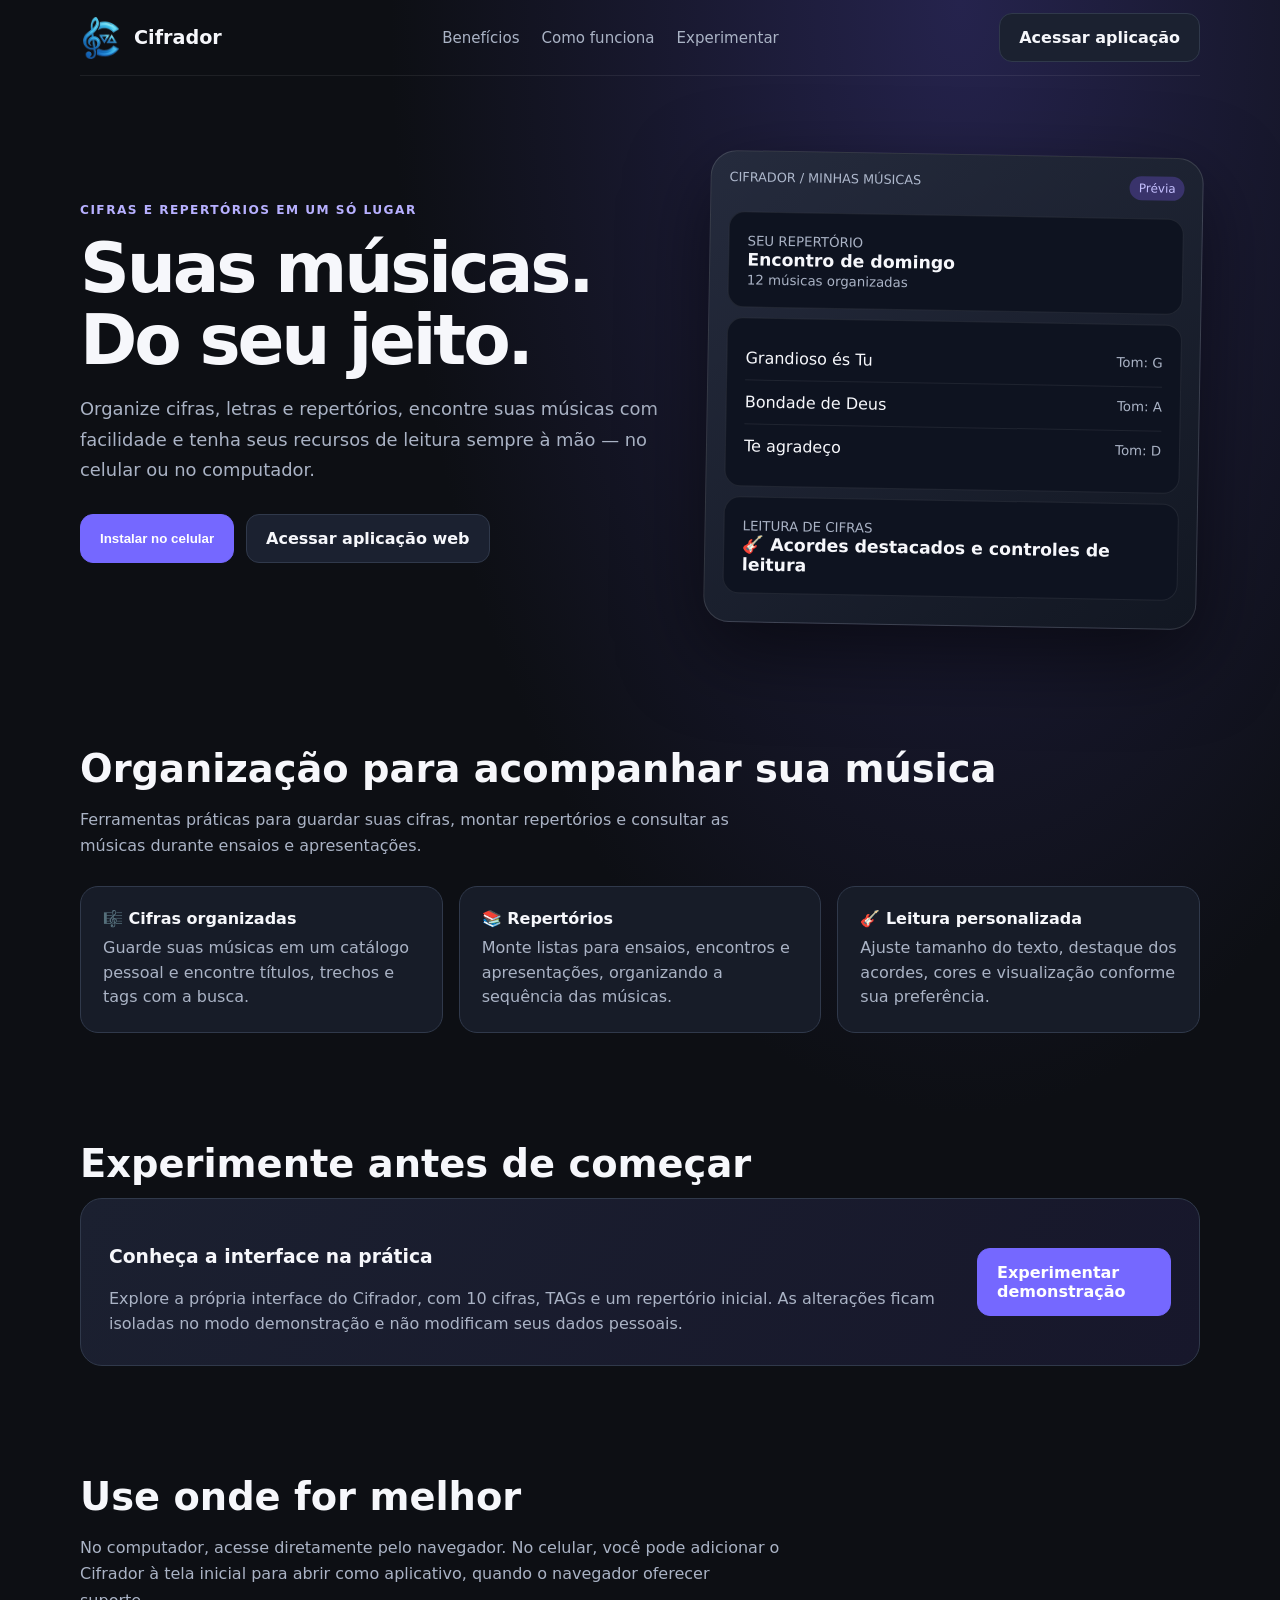
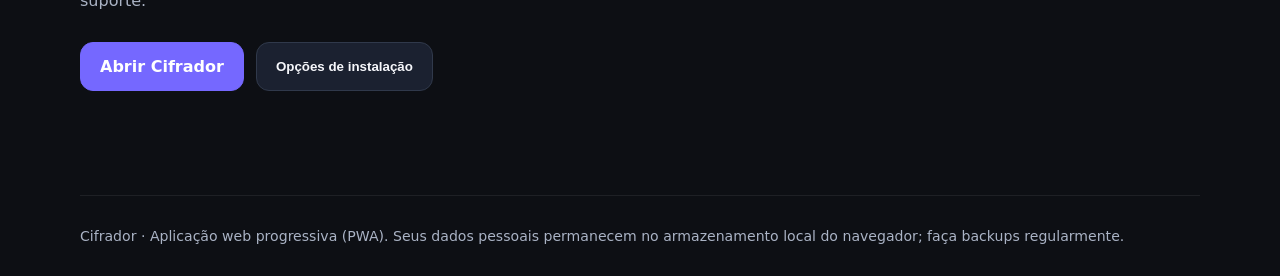
<file: index.html>
<!DOCTYPE html>
<html lang="pt-BR">
<head>
<meta charset="UTF-8">
<meta name="viewport" content="width=device-width, initial-scale=1, viewport-fit=cover">
<meta name="theme-color" content="#0d0f14">
<meta name="description" content="Cifrador: organize cifras, letras e repertórios em um só lugar.">
<link rel="manifest" href="manifest.json">
<link rel="icon" href="icon-192.png">
<link rel="apple-touch-icon" href="icon-192.png">
<title>Cifrador — suas músicas organizadas</title>
<style>
:root{color-scheme:dark;--bg:#0d0f14;--panel:#171c28;--muted:#aab3c5;--line:#30394b;--accent:#7568ff;--white:#f6f7fb}
*{box-sizing:border-box}body{margin:0;background:radial-gradient(ellipse at 75% 0%,#25234d 0,transparent 42%),var(--bg);color:var(--white);font:16px system-ui,-apple-system,"Segoe UI",sans-serif}
a{color:inherit;text-decoration:none}.wrap{width:min(1120px,92%);margin:auto}.nav{height:76px;display:flex;align-items:center;justify-content:space-between;border-bottom:1px solid #ffffff12}.brand{display:flex;align-items:center;gap:12px;font-weight:800;font-size:1.2rem}.brand img{width:42px;height:42px;object-fit:contain}.navlinks{display:flex;gap:22px;color:var(--muted);font-size:.94rem}.hero{display:grid;grid-template-columns:1.08fr .92fr;gap:48px;align-items:center;padding:78px 0 66px}.eyebrow{color:#b7b0ff;font-weight:700;letter-spacing:.12em;text-transform:uppercase;font-size:.76rem}.hero h1{font-size:clamp(2.4rem,5.4vw,4.5rem);line-height:1.04;letter-spacing:-.045em;margin:16px 0}.hero p{color:var(--muted);font-size:1.12rem;line-height:1.7;max-width:610px}.actions{display:flex;flex-wrap:wrap;gap:12px;margin-top:28px}.btn{border:1px solid var(--line);border-radius:13px;padding:14px 19px;display:inline-flex;align-items:center;justify-content:center;font-weight:750;cursor:pointer;background:#1b2130;color:var(--white)}.primary{background:var(--accent);border-color:var(--accent);color:white}.btn:hover{filter:brightness(1.12)}.mock{background:linear-gradient(145deg,#252b3d,#121722);border:1px solid #ffffff20;border-radius:26px;padding:18px;box-shadow:0 28px 80px #0008;transform:rotate(1deg)}.mocktop{display:flex;justify-content:space-between;color:#aeb8cc;font-size:.8rem;margin-bottom:18px}.mockcard{background:#0e1320;border:1px solid #ffffff14;border-radius:16px;padding:18px;margin:10px 0}.mockcard strong{display:block;font-size:1.08rem}.mockcard small{color:var(--muted)}.song{display:flex;justify-content:space-between;padding:12px 0;border-bottom:1px solid #ffffff12}.song:last-child{border:0}.pill{font-size:.75rem;color:#c5c0ff;background:#39336b;padding:5px 9px;border-radius:20px}.section{padding:54px 0}.section h2{font-size:clamp(1.7rem,3vw,2.4rem);margin:0 0 12px}.sub{color:var(--muted);line-height:1.65;max-width:700px}.grid{display:grid;grid-template-columns:repeat(3,1fr);gap:16px;margin-top:26px}.feature{background:var(--panel);border:1px solid var(--line);border-radius:18px;padding:22px}.feature b{display:block;margin-bottom:8px}.feature p{color:var(--muted);line-height:1.55;margin:0}.demo{background:linear-gradient(120deg,#1b2030,#17172b);border:1px solid var(--line);border-radius:22px;padding:28px;display:flex;align-items:center;justify-content:space-between;gap:24px}.demo p{color:var(--muted);line-height:1.6;margin-bottom:0}.foot{padding:32px 0;color:var(--muted);border-top:1px solid #ffffff12;margin-top:50px;font-size:.88rem}.hidden{display:none!important}.modalbg{position:fixed;inset:0;background:#000a;display:grid;place-items:center;padding:20px;z-index:10}.modal{width:min(460px,100%);background:#171c28;border:1px solid var(--line);border-radius:20px;padding:24px}.modal h3{margin-top:0}.modal li{margin:9px 0;color:var(--muted)}@media(max-width:760px){.hero{grid-template-columns:1fr;padding:52px 0}.mock{max-width:520px}.grid{grid-template-columns:1fr}.navlinks{display:none}.demo{align-items:flex-start;flex-direction:column}.hero h1{font-size:2.8rem}}
</style>
</head>
<body>
<header class="wrap nav">
 <a class="brand" href="./"><img src="logo.png" alt=""><span>Cifrador</span></a>
 <nav class="navlinks"><a href="#beneficios">Benefícios</a><a href="#como-funciona">Como funciona</a><a href="demo/">Experimentar</a></nav>
 <a class="btn" href="app/">Acessar aplicação</a>
</header>
<main class="wrap">
 <section class="hero">
  <div><div class="eyebrow">Cifras e repertórios em um só lugar</div>
   <h1>Suas músicas.<br>Do seu jeito.</h1>
   <p>Organize cifras, letras e repertórios, encontre suas músicas com facilidade e tenha seus recursos de leitura sempre à mão — no celular ou no computador.</p>
   <div class="actions"><button class="btn primary" id="installBtn">Instalar no celular</button><a class="btn" href="app/">Acessar aplicação web</a></div>
   <p id="installStatus" aria-live="polite" style="font-size:.9rem"></p>
  </div>
  <div class="mock" aria-label="Prévia ilustrativa da aplicação">
   <div class="mocktop"><span> CIFRADOR / MINHAS MÚSICAS</span><span class="pill">Prévia</span></div>
   <div class="mockcard"><small>SEU REPERTÓRIO</small><strong>Encontro de domingo</strong><small>12 músicas organizadas</small></div>
   <div class="mockcard"><div class="song"><span>Grandioso és Tu</span><small>Tom: G</small></div><div class="song"><span>Bondade de Deus</span><small>Tom: A</small></div><div class="song"><span>Te agradeço</span><small>Tom: D</small></div></div>
   <div class="mockcard"><small>LEITURA DE CIFRAS</small><strong>🎸 Acordes destacados e controles de leitura</strong></div>
  </div>
 </section>
 <section class="section" id="beneficios"><h2>Organização para acompanhar sua música</h2><p class="sub">Ferramentas práticas para guardar suas cifras, montar repertórios e consultar as músicas durante ensaios e apresentações.</p>
  <div class="grid">
   <article class="feature"><b>🎼 Cifras organizadas</b><p>Guarde suas músicas em um catálogo pessoal e encontre títulos, trechos e tags com a busca.</p></article>
   <article class="feature"><b>📚 Repertórios</b><p>Monte listas para ensaios, encontros e apresentações, organizando a sequência das músicas.</p></article>
   <article class="feature"><b>🎸 Leitura personalizada</b><p>Ajuste tamanho do texto, destaque dos acordes, cores e visualização conforme sua preferência.</p></article>
  </div>
 </section>
 <section class="section" id="como-funciona"><h2>Experimente antes de começar</h2><div class="demo"><div><h3>Conheça a interface na prática</h3><p>Explore a própria interface do Cifrador, com 10 cifras, TAGs e um repertório inicial. As alterações ficam isoladas no modo demonstração e não modificam seus dados pessoais.</p></div><a class="btn primary" href="demo/">Experimentar demonstração</a></div></section>
 <section class="section"><h2>Use onde for melhor</h2><p class="sub">No computador, acesse diretamente pelo navegador. No celular, você pode adicionar o Cifrador à tela inicial para abrir como aplicativo, quando o navegador oferecer suporte.</p><div class="actions"><a class="btn primary" href="app/">Abrir Cifrador</a><button class="btn" id="installBtn2">Opções de instalação</button></div></section>
</main>
<footer class="wrap foot">Cifrador · Aplicação web progressiva (PWA). Seus dados pessoais permanecem no armazenamento local do navegador; faça backups regularmente.</footer>
<div id="installModal" class="modalbg hidden" role="dialog" aria-modal="true" aria-labelledby="installTitle"><div class="modal"><h3 id="installTitle">Instalar o Cifrador</h3><div id="installInstructions"></div><div class="actions"><button class="btn primary" id="closeInstall">Entendi</button></div></div></div>
<script src="landing.js"></script>
</body></html>
</file>
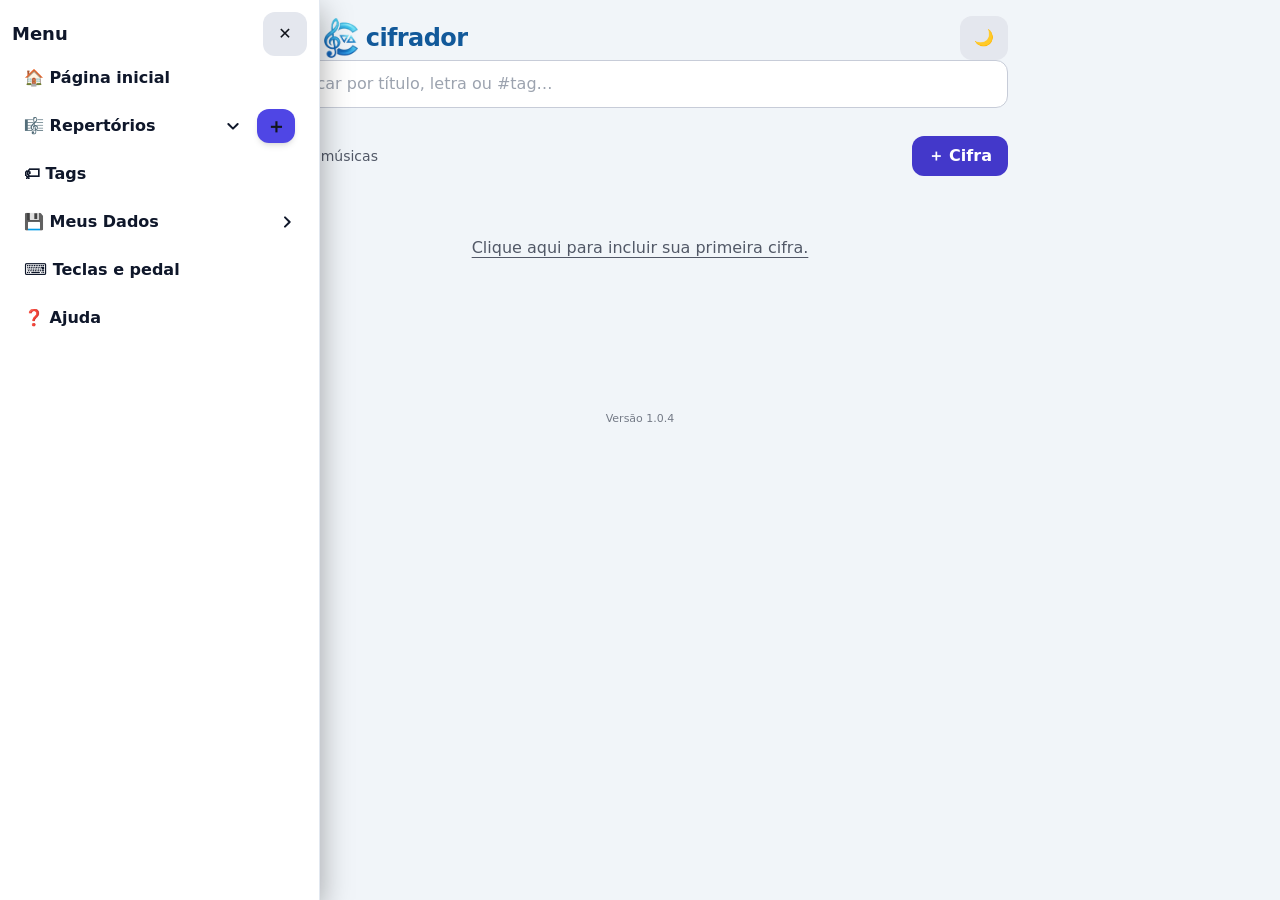
<file: app/index.html>
<!DOCTYPE html>
<html lang="pt-BR"><head>
<base href="../">
<meta charset="UTF-8">
<meta name="app-version" content="1.0.4">
<meta name="viewport" content="width=device-width, initial-scale=1, viewport-fit=cover, interactive-widget=resizes-content">
<meta name="theme-color" content="#0d0f14">
<title>Cifrador</title>
<meta http-equiv="Content-Security-Policy" content="default-src 'self'; script-src 'self' 'wasm-unsafe-eval'; style-src 'self' 'unsafe-inline'; img-src 'self' data: blob:; font-src 'self'; connect-src 'self' blob: data:; worker-src 'self' blob:; manifest-src 'self'; object-src 'none'; base-uri 'self'; form-action 'none'">
<meta name="referrer" content="no-referrer">
<link rel="manifest" href="manifest.json">
<link rel="icon" href="icon-192.png">
<link rel="apple-touch-icon" href="icon-192.png">
<link rel="stylesheet" href="tailwind.css">
<style id="appCss">
  html { -webkit-text-size-adjust: 100%; }
  body { font-family: system-ui, -apple-system, "Segoe UI", Roboto, sans-serif; }
  .btn { min-height: 44px; min-width: 44px; padding: 0 12px; border-radius: 12px; font-weight: 600; display: inline-flex; align-items: center; justify-content: center; gap: 6px; background: #e4e7ee; color: #12151c; user-select: none; -webkit-tap-highlight-color: transparent; }
  .btn:active { transform: scale(.97); }
  .btn:disabled { opacity: .35; pointer-events: none; }
  .dark .btn { background: #1c2130; color: #eef1f7; }
  .btn-p { background: #4338ca !important; color: #fff !important; }
  .btn-on { outline: 2px solid #4338ca; }
  .fld { width: 100%; min-height: 48px; padding: 10px 14px; border-radius: 12px; border: 1px solid #c7ccd8; background: #fff; color: #12151c; }
  .dark .fld { background: #141824; border-color: #2a3147; color: #eef1f7; }
  .fld:focus-visible, .btn:focus-visible { outline: 2px solid #6366f1; outline-offset: 2px; }
  :root { --lyrics-color: #111827; --chord-color: #0878c9; }
  #song { color: var(--lyrics-color); white-space: pre-wrap; overflow-wrap: anywhere; max-width: 100%; overflow-x: hidden; font-family: ui-monospace, "SF Mono", Menlo, Consolas, monospace; line-height: 1.55; }
  #song.two-columns { column-count: 2; column-gap: 2rem; column-rule: 1px solid #dbe2ee; }
  .dark #song.two-columns { column-rule-color: #30394b; }
  @media (max-width: 640px) { #song { font-size: clamp(14px, 3.8vw, 18px); padding-left: 12px; padding-right: 12px; } #song.two-columns { column-gap: 1rem; } }
  .chord { font-weight: 700; color: var(--chord-color); }
  .brand { color: #12599a; }
  .dark .brand { color: #67c7ff; }
  .editor-wrap { position: relative; }
  #mText { position: relative; z-index: 1; background: transparent; color: transparent; -webkit-text-fill-color: transparent; caret-color: var(--lyrics-color); resize: vertical; line-height: 1.5; tab-size: 4; }
  #mText::selection { background: rgba(99,102,241,.28); -webkit-text-fill-color: transparent; }
  #mText::placeholder { color: #64748b; -webkit-text-fill-color: #64748b; opacity: 1; }
  #mHighlight { position: absolute; z-index: 0; inset: 0; box-sizing: border-box; margin: 0; padding: 10px 14px; border: 1px solid transparent; pointer-events: none; overflow: hidden; white-space: pre-wrap; overflow-wrap: anywhere; font-family: ui-monospace, "SF Mono", Menlo, Consolas, monospace; font-size: .875rem; line-height: 1.5; color: var(--lyrics-color); }
  #mHighlight .editor-chord-line { color: var(--chord-color); font-weight: 700; }
  /* Transição suave para ocultar o cabeçalho */
  #viewerHeader { transition: transform 0.3s ease, opacity 0.3s ease; }
  .logo { height: 40px; width: auto; }
  .dark .logo { filter: brightness(1.3); }
  html { overflow-x: hidden; } body { overflow-x: clip; } #viewer { overflow-x: hidden; } /* "clip" não cria rolagem própria, então o topo da lista consegue ficar fixo */
  .tg { font-size: 10px; font-weight: 400; opacity: .75; border: 1px solid currentColor; border-radius: 9px; padding: 0 6px; margin-left: 6px; vertical-align: middle; }
  #viewer { touch-action: pan-y; }
  .header-hidden #viewerHeader { transform: none !important; opacity: 1 !important; pointer-events: auto !important; position: sticky !important; }
  .header-hidden #vRows { display: none; }
  #colorPop { position: fixed; right: 12px; top: 96px; z-index: 45; padding: 10px 12px; border-radius: 14px; background: #fff; border: 1px solid #c7ccd8; box-shadow: 0 10px 25px rgba(0,0,0,.25); flex-direction: column; align-items: flex-start; }
  .dark #colorPop { background: #141824; border-color: #2a3147; }
  #colorPop:not(.hidden) { display: flex; }
  /* barra do visualizador: botões do mesmo tamanho, em grade */
  #viewerHeader > div { max-width: 560px; margin-left: auto; margin-right: auto; }
  .vrow { display: grid; gap: 6px; align-items: stretch; }
  .vrow .btn { min-height: 42px; min-width: 0; height: 42px; padding: 0 4px; font-size: 13px; border-radius: 12px; }
  .vr1 { grid-template-columns: 42px 1fr 42px 42px 42px 42px; align-items: center; }
  #ctlTr { display: contents; } #ctlTr.hidden { display: none; }
  #trReset { flex-direction: column; gap: 0; line-height: 1.1; }
  #colorPop { gap: 8px; font-size: .8rem; }
  #colorPop.hidden { display: none !important; }
  #colorPop input[type=color] { width: 38px; height: 34px; padding: 2px; border: 1px solid #c7ccd8; border-radius: 8px; background: transparent; }
  #colorPop label { display: flex; align-items: center; } #colorPop label { width: 100%; justify-content: space-between; gap: 14px; }
  .drag { touch-action: none; cursor: grab; } li.dragging, .dRep.dragging { opacity: .6; outline: 2px solid #4338ca; border-radius: 12px; } .dRep { touch-action: pan-y; } .dRep .repDrag { cursor: grab; touch-action: none; min-width: 32px; }
  .hidden { display: none !important; }
  .btn { min-height: 44px; border-radius: 12px; font-weight: 600; padding-left: 14px; padding-right: 14px; display: inline-flex; align-items: center; justify-content: center; gap: 6px; }
  #listActions { display: grid; grid-template-columns: repeat(2, 1fr); gap: 8px; }
  #listActions .btn, .mtools .btn { width: 100%; min-height: 46px; background: rgba(67,56,202,.08); border: 1px solid rgba(67,56,202,.35); }
  #listActions .btn-p { background: #4338ca; color: #fff; border-color: #4338ca; }
  #listActions #lstSave { grid-column: 1 / -1; }
  #lstDel { color: #dc2626; border-color: rgba(220,38,38,.45) !important; }
  .mtools .btn { font-size: 12.5px; padding-left: 6px; padding-right: 6px; white-space: nowrap; }
  .hl { background: #fde047; color: #111; border-radius: 3px; padding: 0 1px; } #song b { font-weight: 800; } #song i { font-style: italic; }
  #mFmt { display: flex; gap: 6px; } #mFmt .btn { flex: 1; min-height: 42px; }
  /* menu lateral */
  .drawer { position: fixed; top: 0; bottom: 0; left: 0; width: min(88vw, 320px); z-index: 56; overflow-y: auto; background: #fff; border-right: 1px solid #e2e8f0; box-shadow: 0 10px 30px rgba(0,0,0,.35); transform: translateX(-102%); visibility: hidden; transition: transform .2s ease, visibility 0s linear .2s; padding: 12px; padding-top: max(12px, env(safe-area-inset-top)); }
  .dark .drawer { background: #141824; border-color: #2a3147; }
  .drawer.open, body.dock-open .drawer { transform: none; visibility: visible; transition-delay: 0s; }
  .dRep { display:flex; align-items:stretch; gap:4px; } .dRep .dName { min-width:0; flex:1; } .repDrag { touch-action:none; cursor:grab; } .dRep.dragging, .rowli.dragging { opacity:.55; outline:2px dashed #6366f1; }
  .dItem { display: flex; align-items: center; gap: 8px; width: 100%; min-height: 44px; padding: 0 12px; border-radius: 12px; font-weight: 600; text-align: left; }
  .dItem:hover, .dName:hover { background: rgba(67,56,202,.10); }
  .dRep { position: relative; display: flex; align-items: center; gap: 2px; border-radius: 12px; } .dRep.on { background: rgba(67,56,202,.14); } .dMore { flex: none; width: 36px; height: 36px; border-radius: 10px; font-size: 22px; } .dMore:hover { background: rgba(67,56,202,.15); }
  .dName { flex: 1; min-width: 0; display: flex; align-items: center; justify-content: space-between; gap: 6px; min-height: 42px; padding: 0 10px; border-radius: 12px; text-align: left; } .dName small { opacity: .6; }
  .dIco { width: 34px; height: 36px; border-radius: 10px; font-size: 15px; flex: none; } .dIco:hover { background: rgba(67,56,202,.15); }
  details.dSec > summary { list-style: none; cursor: pointer; } details.dSec > summary::-webkit-details-marker { display: none; }
  @media (min-width: 1024px) { body.dock-open .drawer { z-index: 56; } #drawerBg { display: none !important; } }
  /* ações de cada cifra: menu de três pontos em todas as telas */
  .rowli { position: relative; }
  .rowmore { display: inline-flex; align-items: center; justify-content: center; flex: 0 0 44px; min-width: 44px; padding-left: 0; padding-right: 0; font-size: 1.35rem; }
  .rowacts { display: none; position: absolute; right: 0; top: calc(100% + 4px); z-index: 30; padding: 6px; gap: 6px; flex-wrap: wrap; max-width: min(320px, calc(100vw - 32px)); border-radius: 14px; background: #fff; border: 1px solid #c7ccd8; box-shadow: 0 10px 25px rgba(0,0,0,.25); }
  .dark .rowacts { background: #141824; border-color: #2a3147; }
  .rowli.open .rowacts { display: flex; }
  .rowacts .btn { min-width: 40px; min-height: 40px; }
  
  /* janelinhas da barra de leitura */
  .hpop { position: fixed; z-index: 45; display: flex; gap: 8px; padding: 8px; border-radius: 14px; background: #fff; border: 1px solid #c7ccd8; box-shadow: 0 10px 25px rgba(0,0,0,.25); }
  .dark .hpop { background: #141824; border-color: #2a3147; }
  .hpop .btn { min-width: 56px; height: 46px; font-size: 22px; }
  .hpopg { display: grid; grid-template-columns: repeat(4, 64px); gap: 8px; }
  .hpopg .btn { flex-direction: column; height: 62px; min-width: 0; font-size: 20px; gap: 2px; padding: 0; }
  .hpopg .btn::after { content: attr(data-l); font-size: 10px; font-weight: 600; opacity: .75; line-height: 1; white-space: nowrap; }
  .pbtn { flex-direction: column; gap: 2px; line-height: 1.05; min-width: 54px; min-height: 48px; } .pbtn .plbl { font-size: 11px; opacity: .8; font-weight: 600; } .pbtn b { font-size: 17px; }
  @media (max-width: 640px) { #vRows .vr3 { display:flex !important; flex-wrap:nowrap; justify-content:stretch !important; align-items:stretch; gap:4px !important; } #vRows .vr3 > button, #ctlTr > button { flex:1 1 0; min-width:0; min-height:52px; font-size:12px; padding:0 2px; } #vRows .vr3 #fBtn { flex:1.15 1 0; } #vRows .vr3 #vOpts { flex:1.3 1 0; } #vRows .vr3 #scrollPlay { flex:.8 1 0; font-size:16px; } .dRep .repDrag, #list .drag { min-width:44px; min-height:48px; font-size:19px; touch-action:none; } }
  @media (max-width: 360px) { #vRows .vr3 > button, #ctlTr > button { font-size:11px; } .pbtn .plbl { font-size:10px; } .pbtn b { font-size:15px; } }
  @media (max-width: 340px) { #vRows .vr3 > button, #ctlTr > button { font-size:10px; } .pbtn .plbl { font-size:9px; } #vRows .vr3 #vOpts { gap:3px; } }
  .vr3 { grid-template-columns: repeat(6, minmax(0, 1fr)) minmax(0, 1.7fr) !important; }
  .vrow .btn { font-size: 12px; white-space: nowrap; padding-left: 2px; padding-right: 2px; }
  .chev { margin-left: auto; transition: transform .2s; } details.dSec:not([open]) .chev { transform: rotate(-90deg); }
  .dActs { display: none; position: absolute; right: 4px; top: 40px; z-index: 35; justify-content: space-around; gap: 2px; padding: 5px; border-radius: 12px; background: #fff; border: 1px solid #c7ccd8; box-shadow: 0 8px 20px rgba(0,0,0,.22); } .dark .dActs { background: #141824; border-color: #2a3147; } .dRep.menu-open .dActs { display: flex; }
  #toTop, #vTop { position: fixed; right: 16px; bottom: 24px; z-index: 30; width: 48px; min-width: 48px; height: 48px; padding: 0; border-radius: 50%; box-shadow: 0 8px 20px rgba(0,0,0,.3); font-size: 20px; }
  #vTop { bottom: 100px; z-index: 25; }
  .mtools{display:grid!important;grid-template-columns:repeat(8,minmax(0,1fr));flex-wrap:nowrap;align-items:center;gap:4px;width:100%;overflow:visible}
  .edit-icon-btn{width:100%;height:42px;min-width:0!important;padding:0!important;display:inline-flex;align-items:center;justify-content:center;font-size:1.05rem;flex:initial;border-radius:10px}
  @media (max-width: 380px) { .mtools{gap:2px} .edit-icon-btn{height:38px;font-size:.95rem;border-radius:8px} }

  /* --- utilitários que faltavam no tailwind.css (ajuste) --- */
  .\!min-h-\[34px\]{min-height:34px!important}.\!px-2{padding-left:.5rem!important;padding-right:.5rem!important}.\!text-sm{font-size:.875rem!important;line-height:1.25rem!important}
  .bg-black\/50{background-color:rgb(0 0 0/.5)}.bg-black\/65{background-color:rgb(0 0 0/.65)}
  .bg-indigo-600{background-color:#4f46e5}.bg-red-50{background-color:#fef2f2}.bg-red-100{background-color:#fee2e2}
  .border-current{border-color:currentColor}.border-indigo-700{border-color:#4338ca}.border-red-200{border-color:#fecaca}.border-red-300{border-color:#fca5a5}.border-slate-500\/30{border-color:rgb(100 116 139/.3)}
  .border-l-2{border-left-width:2px}.break-words{overflow-wrap:break-word}.cursor-pointer{cursor:pointer}.gap-3{gap:.75rem}.h-10{height:2.5rem}.w-10{width:2.5rem}
  .hover\:bg-black\/10:hover{background-color:rgb(0 0 0/.1)}.hover\:bg-red-100:hover{background-color:#fee2e2}
  .items-start{align-items:flex-start}.leading-relaxed{line-height:1.625}.max-h-\[88vh\]{max-height:88vh}.min-w-12{min-width:3rem}.mt-1{margin-top:.25rem}
  .overflow-hidden{overflow:hidden}.p-3{padding:.75rem}.pl-10{padding-left:2.5rem}.rounded-full{border-radius:9999px}.rounded-lg{border-radius:.5rem}
  .shadow-2xl{box-shadow:0 25px 50px -12px rgb(0 0 0/.25)}.shadow-md{box-shadow:0 4px 6px -1px rgb(0 0 0/.1),0 2px 4px -2px rgb(0 0 0/.1)}
  .space-y-1>:not([hidden])~:not([hidden]){margin-top:.25rem}
  .text-red-700{color:#b91c1c}.text-red-800{color:#991b1b}.text-red-900{color:#7f1d1d}.text-right{text-align:right}.text-xl{font-size:1.25rem;line-height:1.75rem}
  .underline-offset-4{text-underline-offset:4px}.whitespace-pre-wrap{white-space:pre-wrap}.z-\[55\]{z-index:55}.z-\[90\]{z-index:90}
  @media (min-width:640px){.sm\:p-5{padding:1.25rem}.sm\:p-6{padding:1.5rem}.sm\:pl-11{padding-left:2.75rem}}
  #splitList [data-s] { content-visibility: auto; contain-intrinsic-size: auto 34px; } /* só desenha as linhas visíveis: listas grandes ficam rápidas */
  /* --- Ajuda --- */
  .hlp-panel { display: flex; flex-direction: column; max-height: 92vh; max-height: 92dvh; min-height: 0; overflow: hidden; }
  .hlp-head { display: flex; align-items: center; justify-content: space-between; gap: 8px; padding: 12px 16px; border-bottom: 1px solid rgba(100,116,139,.3); flex: 0 0 auto; }
  .hlp-body { overflow-y: auto; -webkit-overflow-scrolling: touch; padding: 12px 16px 24px; flex: 1 1 auto; min-height: 0; font-size: .95rem; line-height: 1.5; }
  .hlp-body > p.intro { margin: 0 0 12px; opacity: .8; }
  .hlp-body details { border: 1px solid rgba(100,116,139,.3); border-radius: 12px; margin-bottom: 8px; background: rgba(100,116,139,.06); }
  .hlp-body summary { display: flex; align-items: center; gap: 8px; min-height: 48px; padding: 0 12px; font-weight: 700; cursor: pointer; list-style: none; }
  .hlp-body summary::-webkit-details-marker { display: none; }
  .hlp-body summary::after { content: ""; width: 16px; height: 16px; flex: none; margin-left: auto; background: currentColor; opacity: .7; transition: transform .2s; -webkit-mask: url("data:image/svg+xml,%3Csvg xmlns='http://www.w3.org/2000/svg' viewBox='0 0 24 24' fill='none' stroke='black' stroke-width='3' stroke-linecap='round' stroke-linejoin='round'%3E%3Cpath d='M5 9l7 7 7-7'/%3E%3C/svg%3E") center/contain no-repeat; mask: url("data:image/svg+xml,%3Csvg xmlns='http://www.w3.org/2000/svg' viewBox='0 0 24 24' fill='none' stroke='black' stroke-width='3' stroke-linecap='round' stroke-linejoin='round'%3E%3Cpath d='M5 9l7 7 7-7'/%3E%3C/svg%3E") center/contain no-repeat; }
  .hlp-body details:not([open]) summary::after { transform: rotate(-90deg); }
  .hlp-body .hb { padding: 0 14px 12px; }
  .hlp-body .hb p { margin: 0 0 8px; }
  .hlp-body ul, .hlp-body ol { margin: 0 0 8px; padding-left: 1.3rem; }
  .hlp-body ul { list-style: disc; } .hlp-body ol { list-style: decimal; }
  .hlp-body li { margin: 3px 0; }
  .hlp-body kbd { font: inherit; font-size: .88em; font-weight: 600; padding: 1px 7px; border-radius: 7px; border: 1px solid rgba(100,116,139,.55); background: rgba(100,116,139,.12); white-space: nowrap; }
  .hlp-body .tip { margin: 8px 0 0; padding: 8px 10px; border-radius: 10px; background: rgba(67,56,202,.10); border-left: 3px solid #4338ca; }
  .hlp-body .warn { margin: 8px 0 0; padding: 8px 10px; border-radius: 10px; background: rgba(220,38,38,.10); border-left: 3px solid #dc2626; }
  /* --- cabeçalho do repertório (nome sem função + menu ⋯) --- */
  #chips { min-width: 0; } /* sem isto um nome comprido de repertório empurrava o ⋯ para fora da tela */
  #chips .repHead { flex: 1; min-width: 0; padding: 4px 4px 4px 4px; gap: 8px; justify-content: space-between; border: 1px solid rgba(100,116,139,.45); background: rgba(67,56,202,.10); }
  #chips .repBack { flex: 0 0 auto; min-height: 40px; padding: 0 12px; font-weight: 700; white-space: nowrap; }
  #chips .repTitle { flex: 1; min-width: 0; font-weight: 700; overflow: hidden; text-overflow: ellipsis; white-space: nowrap; cursor: default; user-select: none; }
  #chips .repTitle small { font-weight: 400; opacity: .7; }
  #chips .repHead .dActs { top: calc(100% + 4px); }
  /* --- barra de baixo da cifra: só ícones --- */
  #navBar .navico { font-size: 20px; min-height: 48px; padding: 0 4px; }
  /* --- teclas e pedal --- */
  .keyrow { display: flex; flex-wrap: wrap; align-items: center; gap: 8px; padding: 10px 0; border-bottom: 1px solid rgba(100,116,139,.25); }
  .keyname { flex: 1 1 170px; font-weight: 700; }
  .keychips { display: flex; flex-wrap: wrap; gap: 6px; align-items: center; }
  .kchip { display: inline-flex; align-items: center; gap: 2px; border: 1px solid rgba(100,116,139,.55); border-radius: 8px; padding: 0 2px 0 8px; background: rgba(100,116,139,.12); font-weight: 600; min-height: 34px; }
  .kchip button { min-width: 30px; min-height: 32px; border-radius: 6px; font-size: 15px; opacity: .75; }
  .keyadd { min-height: 36px !important; padding: 0 10px !important; }
  .keyopt { display: flex; gap: 10px; align-items: flex-start; padding: 12px 0; cursor: pointer; }
  .keyopt input { width: 22px; height: 22px; margin-top: 2px; flex: none; }
  .keywait { margin: 0 0 8px; padding: 8px 10px; border-radius: 10px; background: rgba(217,119,6,.15); border-left: 3px solid #d97706; font-weight: 600; }
  /* --- botão de tela cheia --- */
  #vFull svg { display: block; margin: 0 auto; } #vFull .ico-exit { display: none; }
  #vFull[aria-pressed="true"] .ico-enter { display: none; } #vFull[aria-pressed="true"] .ico-exit { display: block; }
  #vFull[aria-pressed="true"] { background: #4338ca; color: #fff; border-color: #4338ca; }
  /* --- ícones de seta iguais em todo o app --- */
  .ch { display: block; margin: 0 auto; flex: none; } kbd .ch, .keyname .ch { display: inline-block; vertical-align: -3px; margin: 0; } .chev .ch { display: block; }
  /* --- tela cheia: só a cifra, a navegação e o botão de sair --- */
  #navFsExit { display: none; background: #4338ca; color: #fff; border-color: #4338ca; flex: 0 0 auto; min-width: 52px; margin-right: 6px; }
  .is-fs #navFsExit { display: inline-flex; align-items: center; justify-content: center; }
  .is-fs #viewerHeader, .is-fs #toTop, .is-fs #vTop, .is-fs #navInfo { display: none !important; }
  .is-fs #song, .is-fs #songImg { padding-top: max(1rem, env(safe-area-inset-top)); }
  /* --- andamento da importação --- */
  #importProgress { position: fixed; left: 50%; bottom: max(1rem, env(safe-area-inset-bottom)); transform: translateX(-50%); z-index: 100; width: min(92vw, 460px); background: #111827; color: #fff; border-radius: 16px; padding: 14px; box-shadow: 0 10px 32px rgba(0,0,0,.45); font-size: 14px; }
  #importProgress .ip-head { display: flex; justify-content: space-between; gap: 8px; align-items: baseline; margin-bottom: 8px; font-size: 15px; } #importProgress .ip-head span { opacity: .75; font-size: 13px; white-space: nowrap; }
  #importProgress .ip-all { height: 6px; border-radius: 99px; background: rgba(255,255,255,.18); overflow: hidden; margin-bottom: 10px; } #importProgress .ip-all i { display: block; height: 100%; width: 0; background: #818cf8; transition: width .25s; }
  #importProgress .ip-list { list-style: none; margin: 0 0 10px; padding: 0; max-height: 34vh; overflow-y: auto; }
  #importProgress .ip-row { display: grid; grid-template-columns: 22px 1fr auto; column-gap: 8px; align-items: center; padding: 6px 0; }
  #importProgress .ip-ic::before { content: "○"; opacity: .6; } #importProgress .ip-row[data-st="run"] .ip-ic::before { content: "●"; color: #a5b4fc; opacity: 1; } #importProgress .ip-row[data-st="done"] .ip-ic::before { content: "✓"; color: #4ade80; opacity: 1; font-weight: 800; } #importProgress .ip-row[data-st="error"] .ip-ic::before { content: "!"; color: #fbbf24; opacity: 1; font-weight: 800; }
  #importProgress .ip-name { overflow: hidden; text-overflow: ellipsis; white-space: nowrap; } #importProgress .ip-st { font-size: 12.5px; opacity: .8; white-space: nowrap; }
  #importProgress .ip-bar { grid-column: 2 / 4; height: 4px; border-radius: 99px; background: rgba(255,255,255,.14); overflow: hidden; margin-top: 4px; display: none; } #importProgress .ip-row[data-st="run"] .ip-bar { display: block; } #importProgress .ip-bar i { display: block; height: 100%; width: 0; background: #a5b4fc; transition: width .25s; }
  #importProgress .ip-row.ip-ind .ip-bar i { width: 35%; animation: ipslide 1.1s ease-in-out infinite alternate; } @keyframes ipslide { from { margin-left: 0; } to { margin-left: 65%; } }
  #importProgress .ip-cancel { width: 100%; min-height: 42px; border: 1px solid rgba(255,255,255,.45); border-radius: 10px; font-weight: 700; color: #fff; background: transparent; }
  /* --- links para ouvir --- */
  #listenFab { position: absolute; top: 100%; right: 10px; margin: 8px 0 0 !important; z-index: 5; display: flex; gap: 4px; padding: 5px; border-radius: 999px; background: rgba(255,255,255,.96); border: 1px solid #cbd5e1; box-shadow: 0 8px 22px rgba(15,23,42,.30); }
  .dark #listenFab { background: rgba(28,33,48,.96); border-color: #334155; }
  #listenFab.hidden, .header-hidden #listenFab, .is-fs #listenFab { display: none !important; }
  #listenFab a { width: 46px; height: 46px; border-radius: 50%; display: flex; align-items: center; justify-content: center; background: #fff; -webkit-tap-highlight-color: transparent; }
  #listenFab a:active, .rowlinks a:active { transform: scale(.92); }
  .rowlinks { display: flex; align-items: center; padding: 0 2px; border-radius: 12px; background: #e4e7ee; flex: 0 0 auto; } .dark .rowlinks { background: #1c2130; }
  .rowlinks a { width: 38px; min-height: 44px; display: flex; align-items: center; justify-content: center; }
  .dark .rowlinks svg[data-k="tidal"] path { fill: #e5e7eb; }
  .pi { display: block; flex: none; }
  .mlrow { border: 1.5px solid rgba(100,116,139,.35); border-radius: 14px; padding: 8px; display: flex; flex-direction: column; gap: 8px; }
  .mlhead { display: flex; align-items: center; justify-content: space-between; gap: 8px; }
  .mlchip { display: inline-flex; align-items: center; gap: 8px; min-height: 34px; padding: 0 12px 0 8px; border-radius: 17px; background: rgba(67,56,202,.12); font-weight: 700; font-size: 13px; }
  .mlchip.bad { background: rgba(220,38,38,.14); color: #b91c1c; } .dark .mlchip.bad { color: #fca5a5; }
  .mlx { min-height: 36px !important; min-width: 36px !important; padding: 0 !important; font-size: 18px; }
  .mladd { border: 2px dashed rgba(100,116,139,.6) !important; background: transparent !important; }
  /* --- botão ＋ Cifra no topo --- */
  #btnAddTop { flex: none; white-space: nowrap; font-weight: 800; min-height: 40px; padding: 0 16px; }
  /* --- tela de cifra: cabeçalho e rodapé fixos, só o miolo rola --- */
  .edpanel { display: flex; flex-direction: column; max-height: 94vh; max-height: 94dvh; overflow: hidden; border-radius: 16px 16px 0 0; }
  @media (min-width: 640px) { .edpanel { border-radius: 16px; } }
  @media (max-width: 639px) { .edpanel { height: 100vh; height: 100dvh; max-height: none; border-radius: 0; } }
  .edhead { display: flex; align-items: center; justify-content: space-between; gap: 8px; flex: 0 0 auto; padding: 10px 14px 10px 16px; padding-top: max(10px, env(safe-area-inset-top)); border-bottom: 1px solid rgba(100,116,139,.3); }
  .edhead .btn { min-width: 44px; min-height: 44px; font-size: 18px; }
  .edbody { flex: 1 1 auto; min-height: 0; overflow-y: auto; -webkit-overflow-scrolling: touch; overscroll-behavior: contain; padding: 12px 16px; }
  .edfoot { display: flex; gap: 8px; flex: 0 0 auto; padding: 10px 16px; padding-bottom: max(10px, env(safe-area-inset-bottom)); border-top: 1px solid rgba(100,116,139,.3); }
  .edfoot .btn { flex: 1; min-height: 48px; }
</style>
</head>
<body class="bg-slate-100 text-slate-900 dark:bg-[#0d0f14] dark:text-slate-100 min-h-screen">

<!-- LISTA -->
<div id="listView" class="max-w-3xl mx-auto">
  <div id="topBar" class="sticky top-0 z-20 bg-slate-100/95 dark:bg-[#0d0f14]/95 backdrop-blur px-4 pt-4 pb-2" style="padding-top:max(1rem,env(safe-area-inset-top))">
    <div class="flex items-center justify-between gap-2">
      <div class="flex items-center gap-2">
        <button id="btnMenu" class="btn" aria-label="Abrir ou fechar o menu" aria-expanded="false" aria-controls="drawer">☰</button>
        <img src="logo.png" alt="" class="logo" width="34" height="40"><h1 class="text-2xl font-bold tracking-tight brand">cifrador</h1>
      </div>
      <button id="btnTheme" class="btn" aria-label="Alternar modo escuro">🌙</button>
    </div>
</div>
<header class="px-4 pb-3 space-y-3">

    <input id="search" type="search" class="fld" placeholder="Buscar por título, letra ou #tag…" autocomplete="off">
    <div class="hidden" id="legacy"><div class="flex flex-wrap gap-2">
      <button id="btnAdd" class="btn btn-p">＋ Adicionar / Importar</button>
      <button id="btnCreateRep" class="btn">＋ Criar Repertório</button>
      <button id="btnData" class="btn">💾 Meus dados</button>
      <button id="btnTags" class="btn">🏷 Tags</button>
    </div><div id="listActions" class="hidden flex flex-wrap gap-2">
      <button id="lstAddSongs" class="btn btn-p">＋ Adicionar músicas</button>
      
      <button id="lstShare" class="btn !min-h-[40px]">🔗 Enviar Repertório</button>
      
      <button id="lstSave" class="btn !min-h-[40px] hidden">⬇ Salvar no meu catálogo</button>
      <button id="lstRen" class="btn !min-h-[40px]">✎ Renomear Repertório</button>
      <button id="lstDel" class="btn !min-h-[40px]">🗑 Excluir Repertório</button>
    </div></div>
    <input id="file" type="file" class="hidden" multiple="" accept="image/*,.png,.jpg,.jpeg,.webp,.pdf,.odt,.docx,.txt,.json,.html,.htm,.cho,.md,application/pdf,text/plain,application/json,text/html">
    <div class="flex items-center gap-2"><div id="chips" class="flex gap-2 pb-1 flex-1"></div></div>
    <div class="flex items-center justify-between gap-2"><div id="count" class="text-sm opacity-70"></div><button id="btnAddTop" type="button" class="btn btn-p" aria-label="Adicionar cifra" title="Adicionar cifra">＋ Cifra</button></div>
  </header>
  <ul id="list" class="px-4 pb-24 space-y-2"></ul>
</div>

<div id="drawerBg" class="hidden fixed inset-0 z-[55] bg-black/50"></div>
<aside id="drawer" class="drawer" aria-label="Menu" aria-hidden="true">
  <div class="flex items-center justify-between pb-2"><b class="text-lg">Menu</b><button id="drawerClose" class="btn" aria-label="Fechar menu">✕</button></div>
  <nav class="space-y-1">
    <button id="dHome" class="dItem">🏠 Página inicial</button>
    <details id="dRepSec" class="dSec" open>
      <summary class="dItem">🎼 Repertórios <span class="chev" aria-hidden="true"><svg class="ch" width="16" height="16" viewBox="0 0 24 24" fill="none" stroke="currentColor" stroke-width="3" stroke-linecap="round" stroke-linejoin="round" aria-hidden="true"><path d="M5 9l7 7 7-7"/></svg></span><button id="dNewRep" type="button" class="btn !min-h-[34px] !min-w-[38px] !px-2 ml-2 bg-indigo-600 text-white border-indigo-700 shadow-md font-bold text-xl" aria-label="Criar repertório" title="Criar repertório">＋</button></summary>
      <div id="dReps" class="pl-10 sm:pl-11 space-y-1 border-l-2 border-slate-500/30 ml-2"></div>
      
    </details>
    <button id="dTags" class="dItem">🏷 Tags</button>
    <details id="dDataSec" class="dSec">
      <summary class="dItem">💾 Meus Dados <span class="chev" aria-hidden="true"><svg class="ch" width="16" height="16" viewBox="0 0 24 24" fill="none" stroke="currentColor" stroke-width="3" stroke-linecap="round" stroke-linejoin="round" aria-hidden="true"><path d="M5 9l7 7 7-7"/></svg></span></summary>
      <div class="pl-10 sm:pl-11 space-y-1 border-l-2 border-slate-500/30 ml-2">
        <button id="dMenuAddSong" type="button" class="dItem !min-h-[40px] !text-sm">＋ Adicionar Cifra</button>
        <button id="dMenuBackup" type="button" class="dItem !min-h-[40px] !text-sm">💾 Fazer Backup Cifra</button>
        <button id="dMenuUpload" type="button" class="dItem !min-h-[40px] !text-sm">📂 Subir Backup Cifra</button>
        <button id="dMenuDeleteAll" type="button" class="dItem !min-h-[40px] !text-sm" style="color:#dc2626">🗑 Excluir todas as Cifras</button>
      </div>
    </details>
    <button id="dKeys" type="button" class="dItem">⌨️ Teclas e pedal</button>
    <button id="dHelp" type="button" class="dItem">❓ Ajuda</button>
  </nav>
</aside>
<button id="toTop" class="hidden btn btn-p" aria-label="Voltar ao topo" title="Voltar ao topo">↑</button>

<!-- VISUALIZADOR -->
<div id="viewer" class="hidden fixed inset-0 z-30 overflow-y-auto bg-slate-50 dark:bg-[#0d0f14]">
  <div id="viewerHeader" class="sticky top-0 z-10 bg-slate-50/95 dark:bg-[#0d0f14]/95 backdrop-blur border-b border-slate-200 dark:border-slate-800 px-3 py-2 space-y-2 shadow-sm" style="padding-top:max(.5rem,env(safe-area-inset-top))">
    <div class="vrow vr1">
      <button id="vBack" class="btn" aria-label="Voltar">←</button>
      <h2 id="vTitle" class="text-base font-bold truncate px-1"></h2>
      <button id="vTheme" class="btn" aria-label="Alternar tema">🌙</button>
      <button id="vWake" class="btn" title="Manter tela ligada" aria-label="Manter tela ligada">💡</button>
      <button id="vToggleHeader" class="btn" title="Ocultar/Exibir menu" aria-label="Ocultar menu">👁️</button>
      <button id="vFull" class="btn" title="Tela cheia" aria-label="Tela cheia" aria-pressed="false"><svg class="ico-enter" width="20" height="20" viewBox="0 0 24 24" fill="none" stroke="currentColor" stroke-width="2.4" stroke-linecap="round" stroke-linejoin="round" aria-hidden="true"><path d="M4 9V4h5M20 9V4h-5M4 15v5h5M20 15v5h-5"/></svg><svg class="ico-exit" width="20" height="20" viewBox="0 0 24 24" fill="none" stroke="currentColor" stroke-width="2.4" stroke-linecap="round" stroke-linejoin="round" aria-hidden="true"><path d="M9 4v5H4M15 4v5h5M9 20v-5H4M15 20v-5h5"/></svg></button>
    </div>
    <div id="vRows" class="space-y-2">
      <div class="vrow vr3">
        <div id="ctlTr"><button id="trBtn" class="btn pbtn" aria-label="Tom" title="Tom"><span class="plbl">Tom</span><b id="keyLbl">—</b></button></div>
        <button id="fBtn" class="btn pbtn" aria-label="Tamanho do texto" title="Tamanho do texto"><span class="plbl">Tamanho</span><b id="fontLbl">16</b></button>
        <button id="vChords" class="btn btn-on">Letra/Cifra</button>
        <button id="vColumns" class="btn" aria-pressed="false">Coluna</button>
        <button id="scrollPlay" class="btn btn-p" aria-label="Rolar automaticamente" title="Rolar automaticamente">▶</button>
        <button id="vOpts" class="btn" aria-label="Mais opções" title="Mais opções">＋ Opções</button>
      </div>
      <div id="vNote" class="hidden flex items-center gap-2 text-xs pb-1"><span id="vNoteTxt"></span><button id="vRestore" class="underline font-semibold">Restaurar original</button></div>
    </div>
    <div id="listenFab" class="hidden" role="group" aria-label="Ouvir esta música"></div>
  </div>
  <div id="popTone" class="hpop hidden" aria-label="Alterar tom"><button id="trDown" class="btn" aria-label="Descer um semitom">−</button><button id="trUp" class="btn" aria-label="Subir um semitom">+</button></div>
  <div id="popFont" class="hpop hidden" aria-label="Alterar tamanho do texto"><button id="fDown" class="btn" aria-label="Diminuir o texto">−</button><button id="fUp" class="btn" aria-label="Aumentar o texto">+</button></div>
  <div id="popOpts" class="hpop hpopg hidden" aria-label="Mais opções">
    <button id="vColors" class="btn" data-l="Cores" aria-label="Cores" title="Cores">🎨</button>
    <button id="vTag" class="btn" data-l="Tags" aria-label="Tags" title="Tags">🏷</button>
    <button id="vEdit" class="btn" data-l="Editar" aria-label="Editar" title="Editar">✎</button>
    <button id="vCopy" class="btn" data-l="Copiar" aria-label="Copiar ou duplicar" title="Copiar / Duplicar">📋</button>
    <button id="vPdf" class="btn" data-l="PDF" aria-label="Exportar PDF" title="Exportar PDF">📄</button>
    <button id="vFav" class="btn" data-l="Repertório" aria-label="Adicionar a um repertório" title="Repertório">☆</button>
    <button id="trReset" class="btn" data-l="Original" aria-label="Voltar ao tom original" title="Tom original">↺</button>
    <button id="vDel" class="btn" data-l="Excluir" aria-label="Excluir" title="Excluir">🗑</button>
  </div>
  <div id="colorPop" class="hidden" aria-label="Cores da cifra">
    <label for="lyricsColor">Cor da letra <input id="lyricsColor" type="color" value="#111827" aria-label="Escolher cor da letra"></label>
    <label for="chordColor">Cor das cifras <input id="chordColor" type="color" value="#0878c9" aria-label="Escolher cor das cifras"></label>
  </div>
  

  <button id="vTop" class="hidden btn btn-p" aria-label="Voltar ao topo da cifra" title="Voltar ao topo">↑</button>
  <pre id="song" class="px-4 pt-4 m-0"></pre>
  <img id="songImg" class="hidden mx-auto max-w-full h-auto px-2 pt-4" alt="Cifra">
  <div class="h-[40vh]"></div>
  <div id="navBar" class="fixed bottom-0 inset-x-0 z-20 bg-slate-50/95 dark:bg-[#0d0f14]/95 backdrop-blur border-t border-slate-200 dark:border-slate-800 px-3 pt-2 flex items-center gap-2 flex-wrap" style="padding-bottom:max(.5rem,env(safe-area-inset-bottom))">
    <div id="scrollControls" class="hidden flex items-center gap-1 w-full justify-center pb-1">
      <button id="scrollSlower" class="btn" aria-label="Diminuir velocidade">−</button><span id="scrollSpeed" class="text-xs min-w-12 text-center">1x</span><button id="scrollFaster" class="btn" aria-label="Aumentar velocidade">＋</button>
    </div>
    <button id="navFsExit" class="btn navico" aria-label="Sair da tela cheia" title="Sair da tela cheia"><svg class="ch" width="22" height="22" viewBox="0 0 24 24" fill="none" stroke="currentColor" stroke-width="2.6" stroke-linecap="round" stroke-linejoin="round" aria-hidden="true"><path d="M9 4v5H4M15 4v5h5M9 20v-5H4M15 20v-5h5"/></svg></button>
    <button id="navPrev" class="btn flex-1 navico" aria-label="Cifra anterior" title="Cifra anterior"><svg class="ch" width="24" height="24" viewBox="0 0 24 24" fill="none" stroke="currentColor" stroke-width="3" stroke-linecap="round" stroke-linejoin="round" aria-hidden="true"><path d="M15 5l-7 7 7 7"/></svg></button>
    <button id="pgPrev" class="btn flex-1 navico" aria-label="Página anterior" title="Página anterior"><svg class="ch" width="24" height="24" viewBox="0 0 24 24" fill="none" stroke="currentColor" stroke-width="3" stroke-linecap="round" stroke-linejoin="round" aria-hidden="true"><path d="M5 15l7-7 7 7"/></svg></button>
    <div id="navInfo" class="text-xs opacity-70 text-center max-w-[30%] truncate"></div>
    <button id="pgNext" class="btn flex-1 navico" aria-label="Próxima página" title="Próxima página"><svg class="ch" width="24" height="24" viewBox="0 0 24 24" fill="none" stroke="currentColor" stroke-width="3" stroke-linecap="round" stroke-linejoin="round" aria-hidden="true"><path d="M5 9l7 7 7-7"/></svg></button>
    <button id="navNext" class="btn flex-1 navico" aria-label="Próxima cifra" title="Próxima cifra"><svg class="ch" width="24" height="24" viewBox="0 0 24 24" fill="none" stroke="currentColor" stroke-width="3" stroke-linecap="round" stroke-linejoin="round" aria-hidden="true"><path d="M9 5l7 7-7 7"/></svg></button>
  </div>
</div>

<!-- MODAL ADICIONAR / EDITAR -->
<div id="modal" class="hidden fixed inset-0 z-40 bg-black/60 flex items-end sm:items-center justify-center sm:p-4">
  <div class="edpanel bg-white dark:bg-[#141824] w-full sm:max-w-2xl" role="dialog" aria-modal="true" aria-labelledby="mHead">
    <div class="edhead"><h3 id="mHead" class="text-lg font-bold">Nova cifra</h3><button id="mX" type="button" class="btn" aria-label="Fechar e sair" title="Fechar" style="font-weight:800">✕</button></div>
    <div class="edbody space-y-3">
    <div class="flex flex-wrap gap-2"><button id="mChooseFile" class="btn">Escolher arquivo(s)</button></div>
    <input id="mTitle" class="fld" placeholder="Título da música" autocomplete="off">
    <div class="editor-wrap">
      <pre id="mHighlight" aria-hidden="true"></pre>
      <textarea id="mText" rows="14" class="fld font-mono text-sm" style="white-space:pre-wrap;overflow:auto" placeholder="Digite ou cole a letra e os acordes aqui…" spellcheck="false"></textarea>
    </div>
    <div class="flex flex-wrap gap-2 mtools"><button id="mMarkChord" class="btn edit-icon-btn" title="Marcar seleção como cifra" aria-label="Marcar seleção como cifra">🎸</button><button id="mMarkLyric" class="btn edit-icon-btn" title="Marcar seleção como letra" aria-label="Marcar seleção como letra">✍️</button><button id="mMulti" class="btn edit-icon-btn" title="Dividir em várias cifras" aria-label="Dividir em várias cifras">✂️</button><button id="mTags" class="btn edit-icon-btn" title="Editar tags" aria-label="Editar tags">🏷️</button><button id="mBold" class="btn edit-icon-btn" title="Negrito" aria-label="Negrito"><b>N</b></button><button id="mItal" class="btn edit-icon-btn" title="Itálico" aria-label="Itálico"><i>I</i></button><button id="mHigh" class="btn edit-icon-btn" title="Destacar" aria-label="Destacar">🖍️</button><button id="mClr" class="btn edit-icon-btn" title="Limpar formatação" aria-label="Limpar formatação">🧹</button></div>
    <div id="mLinksBox" class="space-y-2">
      <div class="flex items-baseline justify-between"><span class="font-bold">🎧 Links para ouvir</span><span id="mLinksCount" class="text-xs opacity-70"></span></div>
      <div id="mLinks" class="space-y-2"></div>
      <button type="button" id="mLinkAdd" class="btn w-full mladd">＋ Adicionar link</button>
      <p class="text-xs opacity-70">Cole o endereço da música (Spotify, YouTube, Deezer, Apple Music…). O Cifrador reconhece a plataforma sozinho. Só links que começam com https.</p>
    </div>
    <details class="text-sm"><summary class="cursor-pointer opacity-70">ℹ️ Ajuda — legenda dos ícones</summary><div class="text-xs opacity-80 pt-2 space-y-1"><p class="font-semibold">Legenda:</p><div class="space-y-1"><p>🎸: Marcar linha como cifra</p><p>✍️: Marcar linha como letra</p><p>✂️: Dividir o conteúdo em várias cifras</p><p>🏷️: Editar tags</p><p><strong>N</strong> : Negrito</p><p><em>i</em> : Itálico</p><p>🖍️: Destacar texto</p><p>🧹: Limpar formatação</p></div></div><p id="mChordInfo" class="text-xs opacity-70 pt-2">Selecione uma linha (ou um trecho) e use “É cifra” ou “É letra”.</p>
    <p id="mNote" class="hidden text-sm text-amber-700 dark:text-amber-300">Você está vendo a música transposta, mas aqui o texto é o original (sem a transposição).</p>
</details>
    </div>
    <div class="edfoot"><button id="mSave" class="btn btn-p">Salvar</button><button id="mCancel" class="btn">Fechar</button></div>
  </div>
</div>

<!-- ESCOLHA: COPIAR OU DUPLICAR -->
<div id="cpyDlg" class="hidden fixed inset-0 z-[60] bg-black/60 flex items-center justify-center p-4">
  <div class="bg-white dark:bg-[#141824] rounded-2xl p-5 w-full max-w-sm space-y-3" role="dialog" aria-modal="true" aria-labelledby="cpyHead">
    <p id="cpyHead" class="font-bold">Como copiar <span id="cpyTitle"></span>?</p>
    <button id="cpyText" class="btn btn-p w-full">📋 Copiar texto (no tom que você vê)</button>
    <button id="cpyDup" class="btn w-full">⧉ Duplicar no meu catálogo</button>
  </div>
</div>

<!-- DIÁLOGO DE CONFIRMAÇÃO -->
<div id="dlg" class="fixed inset-0 z-[60] bg-black/60 flex items-center justify-center p-4 hidden">
  <div class="bg-white dark:bg-[#141824] rounded-2xl p-5 w-full max-w-sm space-y-4">
    <p id="dlgMsg" class="whitespace-pre-line"></p>
    <input id="dlgIn" class="fld hidden" maxlength="40" autocomplete="off">
    <div class="flex flex-wrap gap-2 justify-end">
      <button id="dlgNo" class="btn">Cancelar</button>
      <button id="dlgYes" class="btn btn-p">OK</button>
    </div>
  </div>
</div>

<!-- ESCOLHER LISTA -->
<div id="pick" class="hidden fixed inset-0 z-50 bg-black/60 flex items-end sm:items-center justify-center sm:p-4">
  <div class="bg-white dark:bg-[#141824] w-full sm:max-w-md max-h-[90vh] overflow-y-auto rounded-t-2xl sm:rounded-2xl p-4 space-y-3">
    <h3 class="text-lg font-bold">Adicionar à lista</h3>
    <p id="pickTitle" class="text-sm opacity-70 truncate"></p>
    <div id="pickList" class="space-y-2"></div>
    <div class="flex gap-2">
      <input id="pickNew" class="fld" placeholder="Nova lista…" maxlength="40" autocomplete="off">
      <button id="pickAdd" class="btn btn-p shrink-0">Criar</button>
    </div>
    <button id="pickDone" class="btn btn-p w-full">Fechar</button>
  </div>
</div>

<!-- ENVIAR LISTA -->
<div id="share" class="hidden fixed inset-0 z-50 bg-black/60 flex items-end sm:items-center justify-center sm:p-4">
  <div class="bg-white dark:bg-[#141824] w-full sm:max-w-md max-h-[90vh] overflow-y-auto rounded-t-2xl sm:rounded-2xl p-4 space-y-3">
    <h3 class="text-lg font-bold">Enviar Repertório</h3>
    <p id="shareInfo" class="text-sm opacity-70"></p>
    <textarea id="shareLink" readonly rows="4" class="fld text-xs break-all"></textarea>
    <div class="flex flex-wrap gap-2">
      <button id="shCopy" class="btn btn-p">Copiar link</button>
      
      <button id="shFile" class="btn">Baixar arquivo</button>
      <button id="shPdf" class="btn">Baixar PDF</button>
      <button id="shClose" class="btn">Fechar</button>
    </div>
  </div>
</div>

<!-- MEUS DADOS -->
<div id="data" class="hidden fixed inset-0 z-50 bg-black/60 flex items-end sm:items-center justify-center sm:p-4">
  <div class="bg-white dark:bg-[#141824] w-full sm:max-w-md max-h-[90vh] overflow-y-auto rounded-t-2xl sm:rounded-2xl p-4 space-y-3">
    <h3 class="text-lg font-bold">Meus dados</h3>
    <p class="text-sm opacity-70">Suas listas, edições e cifras ficam <b>só neste aparelho e navegador</b>. Para levar para outro aparelho, envie a lista por link ou use o backup.</p>
    <p id="dataInfo" class="text-xs opacity-70"></p>
    <div class="flex flex-col gap-2">
      <button id="dImportSongs" class="btn !justify-start">＋ Adicionar / Importar cifras</button>
      <button id="dCatBackup" class="btn !justify-start">💾 Fazer Backup Catálogo</button>
      <button id="dCatUp" class="btn !justify-start">📂 Subir novo Catálogo</button>
      <button id="dCatDel" class="btn !justify-start" style="color:#dc2626">🗑 Excluir todas as cifras</button>
    </div>
    <button id="dClose" class="btn btn-p w-full">Fechar</button>
  </div>
</div>

<div id="tagm" class="hidden fixed inset-0 z-50 bg-black/60 flex items-end sm:items-center justify-center sm:p-4">
  <div class="bg-white dark:bg-[#141824] w-full sm:max-w-md max-h-[90vh] overflow-y-auto rounded-t-2xl sm:rounded-2xl p-4 space-y-3">
    <h3 id="tagHead" class="text-lg font-bold">Tags</h3>
    <div id="tagList" class="space-y-2"></div>
    <div class="flex gap-2"><input id="tagNew" class="fld" placeholder="Nova tag…" maxlength="20" autocomplete="off"><button id="tagAdd" class="btn btn-p shrink-0">Criar</button></div>
    <button id="tagDone" class="btn btn-p w-full">Fechar</button>
  </div>
</div>
<div id="addm" class="hidden fixed inset-0 z-50 bg-black/60 flex items-end sm:items-center justify-center sm:p-4"><div class="bg-white dark:bg-[#141824] w-full sm:max-w-md max-h-[90vh] overflow-y-auto rounded-t-2xl sm:rounded-2xl p-4 space-y-3">
  <h3 class="text-lg font-bold">Adicionar ao repertório</h3><input id="addQ" type="search" class="fld" placeholder="Buscar título, letra ou #tag…" autocomplete="off">
  <div id="addList" class="space-y-2 max-h-56 overflow-y-auto"></div>
  <div class="flex gap-2"><button id="addCancel" class="btn flex-1">Fechar</button><button id="addOk" class="btn btn-p flex-1">Adicionar</button></div></div></div>
<div id="splitm" class="hidden fixed inset-0 z-50 bg-black/60 flex items-end sm:items-center justify-center sm:p-4"><div class="bg-white dark:bg-[#141824] w-full sm:max-w-2xl max-h-[94vh] flex flex-col rounded-t-2xl sm:rounded-2xl p-4 space-y-3">
  <h3 class="text-lg font-bold">Dividir em várias cifras</h3><p class="text-xs opacity-70">Toque nas linhas que são o <b>título</b> de uma música: cada linha marcada começa uma nova cifra. Já marquei as que parecem título.</p>
  <div id="splitList" class="flex-1 overflow-y-auto border border-slate-200 dark:border-slate-700 rounded-xl font-mono text-xs"></div><div id="splitInfo" class="text-sm opacity-70"></div>
  <div class="flex gap-2"><button id="splitCancel" class="btn flex-1">Fechar</button><button id="splitOk" class="btn btn-p flex-1">Dividir</button></div></div></div>
<div id="importError" class="hidden fixed inset-0 z-[90] bg-black/65 flex items-center justify-center p-3 sm:p-6" role="alert" aria-live="assertive"><section class="w-full max-w-2xl max-h-[88vh] flex flex-col overflow-hidden rounded-2xl bg-white text-slate-900 shadow-2xl border border-red-300"><header class="flex items-start gap-3 p-4 sm:p-5 bg-red-50 border-b border-red-200"><span class="flex items-center justify-center shrink-0 w-10 h-10 rounded-full bg-red-100 text-red-700 text-2xl font-bold" aria-hidden="true">!</span><div class="flex-1 min-w-0"><h3 class="text-lg font-bold text-red-900">Não foi possível concluir a importação</h3><p class="text-sm text-red-800 mt-1">Confira os detalhes abaixo. Seus dados não foram apagados.</p></div><button id="importErrorClose" type="button" class="shrink-0 rounded-lg border border-red-200 hover:bg-red-100 w-10 h-10 text-2xl leading-none font-bold" aria-label="Fechar erro" title="Fechar">×</button></header><div id="importErrorText" class="p-4 sm:p-5 overflow-y-auto whitespace-pre-wrap break-words text-sm leading-relaxed"></div><footer class="p-3 sm:p-4 border-t border-slate-200 bg-slate-50 text-right"><button type="button" id="importErrorOk" class="btn btn-p">Entendi</button></footer></section></div>
<!-- TECLAS E PEDAL -->
<div id="keys" class="hidden fixed inset-0 bg-black/60 flex items-end sm:items-center justify-center sm:p-4" style="z-index:70">
  <div class="bg-white dark:bg-[#141824] w-full sm:max-w-2xl rounded-t-2xl sm:rounded-2xl hlp-panel" role="dialog" aria-modal="true" aria-labelledby="keysTitle">
    <div class="hlp-head"><h3 id="keysTitle" class="text-lg font-bold">⌨️ Teclas e pedal de página</h3><button id="keysClose" type="button" class="btn" aria-label="Fechar" style="font-weight:800">✕</button></div>
    <div class="hlp-body" id="keysBody"></div>
  </div>
</div>
<!-- AJUDA -->
<div id="help" class="hidden fixed inset-0 bg-black/60 flex items-end sm:items-center justify-center sm:p-4" style="z-index:70">
  <div class="bg-white dark:bg-[#141824] w-full sm:max-w-2xl rounded-t-2xl sm:rounded-2xl hlp-panel" role="dialog" aria-modal="true" aria-labelledby="helpTitle">
    <div class="hlp-head"><h3 id="helpTitle" class="text-lg font-bold">❓ Ajuda: como usar o Cifrador</h3><button id="helpClose" type="button" class="btn" aria-label="Fechar ajuda" style="font-weight:800">✕</button></div>
    <div class="hlp-body" id="helpBody">
    <p class="intro">Toque em um assunto para abrir. Os nomes entre <kbd>caixinhas</kbd> são os botões que você vê na tela.</p>
    <details open><summary>🚀 Primeiros passos</summary><div class="hb">
      <ol>
        <li>Toque em <kbd>☰</kbd> (canto superior esquerdo) para abrir o <b>menu</b>.</li>
        <li>Toque em <kbd>＋ Cifra</kbd>, logo acima da primeira cifra da lista (ao lado da contagem), para digitar, colar ou importar uma cifra. (No menu, <kbd>💾 Meus Dados</kbd> → <kbd>＋ Adicionar Cifra</kbd> faz o mesmo.)</li>
        <li>Na página inicial, toque no <b>nome da música</b> para abrir. Lá você muda o tom, o tamanho do texto e liga a rolagem automática.</li>
        <li>Crie <b>repertórios</b> (listas de músicas) em <kbd>🎼 Repertórios</kbd> → <kbd>＋</kbd>.</li>
      </ol>
      <p class="warn"><b>Importante:</b> suas cifras ficam <b>só neste aparelho e neste navegador</b>. Faça backup de vez em quando (veja “Backup e seus dados”).</p>
    </div></details>
    <details><summary>➕ Adicionar cifras</summary><div class="hb">
      <p>Toque no botão <kbd>＋ Cifra</kbd>, logo acima da primeira cifra da lista. Se você estiver com um <b>repertório</b> aberto, a cifra nova já entra nele.</p>
      <p><b>Digitando ou colando:</b> escreva o título e cole a letra com os acordes em cima, como em qualquer cifra. O Cifrador reconhece sozinho quais linhas são de acordes. Toque em <kbd>Salvar</kbd>.</p>
      <p><b>Importando arquivos:</b> toque em <kbd>Escolher arquivo(s)</kbd>. Você pode escolher vários de uma vez. Aceita:</p>
      <ul>
        <li>Texto e documentos: <b>.txt, .docx, .odt, .pdf, .html, .md, .cho</b></li>
        <li>Backups do Cifrador: <b>.json</b></li>
        <li>Fotos e prints: <b>.png, .jpg, .webp</b></li>
      </ul>
      <p><b>Fotos e PDFs escaneados:</b> o app lê o texto da imagem direto no seu aparelho, sem enviar nada para a internet. O resultado abre no editor para você revisar.</p>
      <p class="tip"><b>Dica:</b> a leitura de fotos pode errar alguns acordes. Confira antes de salvar, e use <kbd>🎸</kbd> ou <kbd>✍️</kbd> para corrigir o que for cifra ou letra. Na primeira vez ela pode demorar um pouco.</p>
      <p>Se o arquivo traz <b>várias músicas juntas</b>, use <kbd>✂️</kbd> (próxima seção).</p>
    </div></details>
    <details><summary>✂️ Dividir um arquivo com várias músicas</summary><div class="hb">
      <ol>
        <li>No editor, com o texto carregado, toque em <kbd>✂️</kbd>.</li>
        <li>O app já marca as linhas que parecem <b>título</b>. Cada linha de título começa uma nova cifra.</li>
        <li>Para corrigir uma linha, toque no botão do tipo dela: ele alterna entre <kbd>📝 Letra</kbd> → <kbd>🎸 Cifra</kbd> → <kbd>🏷️ Título</kbd>.</li>
        <li>Toque no texto de uma linha para editá-lo e em <kbd>×</kbd> para excluí-la.</li>
        <li>Quando estiver certo, toque em <kbd>Dividir</kbd> e confira o resultado.</li>
      </ol>
    </div></details>
    <details><summary>🎸 Tocando a cifra (tela da música)</summary><div class="hb">
      <p><b>Linha de cima:</b> <kbd>←</kbd> volta para a lista, <kbd>🌙</kbd> muda para o tema claro ou escuro, <kbd>💡</kbd> mantém a tela ligada e <kbd>👁️</kbd> esconde ou mostra os controles para sobrar mais espaço e o botão de <b>tela cheia</b> (quatro cantinhos) deixa na tela <b>só a cifra</b>, os botões de navegação e o botão de sair. Para voltar, toque no botão roxo de sair, no canto esquerdo da barra de baixo.</p>
      <p class="tip"><b>iPhone:</b> o Safari não esconde a própria barra. Para usar a tela toda, instale o Cifrador (Compartilhar → Adicionar à Tela de Início) e abra pelo ícone.</p>
      <p><b>Controles principais:</b></p>
      <ul>
        <li><kbd>Tom</kbd>: toque para subir (<kbd>+</kbd>) ou descer (<kbd>−</kbd>) meio tom. O tom escolhido fica salvo para aquela música.</li>
        <li><kbd>Tamanho</kbd>: aumenta ou diminui o texto. No celular você também pode usar o <b>gesto de pinça</b> com dois dedos.</li>
        <li><kbd>Letra</kbd> / <kbd>Cifra</kbd>: alterna entre ver só a letra ou a letra com os acordes.</li>
        <li><kbd>1 col.</kbd> / <kbd>2 col.</kbd>: mostra o texto em uma ou duas colunas.</li>
        <li><kbd><svg class="ch" width="14" height="14" viewBox="0 0 24 24" fill="none" stroke="currentColor" stroke-width="3.4" stroke-linecap="round" stroke-linejoin="round" aria-hidden="true"><path d="M9 5l7 7-7 7"/></svg></kbd>: liga a <b>rolagem automática</b>. Aparecem <kbd>−</kbd> e <kbd>＋</kbd> para ajustar a velocidade, e <kbd>⏸</kbd> pausa.</li>
        <li><kbd>＋ Opções</kbd>: mais ações (veja a próxima seção).</li>
      </ul>
      <p><b>Embaixo, quatro botões só com ícones:</b></p>
      <ul>
        <li><kbd><svg class="ch" width="14" height="14" viewBox="0 0 24 24" fill="none" stroke="currentColor" stroke-width="3.4" stroke-linecap="round" stroke-linejoin="round" aria-hidden="true"><path d="M15 5l-7 7 7 7"/></svg></kbd> <b>cifra anterior</b> e <kbd><svg class="ch" width="14" height="14" viewBox="0 0 24 24" fill="none" stroke="currentColor" stroke-width="3.4" stroke-linecap="round" stroke-linejoin="round" aria-hidden="true"><path d="M9 5l7 7-7 7"/></svg></kbd> <b>próxima cifra</b>: seguem a lista que você está vendo (a busca, uma tag ou um repertório).</li>
        <li><kbd><svg class="ch" width="14" height="14" viewBox="0 0 24 24" fill="none" stroke="currentColor" stroke-width="3.4" stroke-linecap="round" stroke-linejoin="round" aria-hidden="true"><path d="M5 15l7-7 7 7"/></svg></kbd> <b>página anterior</b> e <kbd><svg class="ch" width="14" height="14" viewBox="0 0 24 24" fill="none" stroke="currentColor" stroke-width="3.4" stroke-linecap="round" stroke-linejoin="round" aria-hidden="true"><path d="M5 9l7 7 7-7"/></svg></kbd> <b>próxima página</b>: rolam a cifra de uma "tela" de cada vez, como se você tivesse arrastado o dedo.</li>
      </ul>
      <p class="tip"><b>No computador:</b> <kbd>↑</kbd> <kbd>↓</kbd> (ou <kbd>Page Up</kbd> <kbd>Page Down</kbd>) mudam de página, <kbd>←</kbd> <kbd>→</kbd> trocam de cifra e <kbd>Esc</kbd> volta. Dá para trocar essas teclas (veja “Teclas e pedal de página”).</p>
    </div></details>
    <details><summary>⌨️ Teclas e pedal de página</summary><div class="hb">
      <p>Se você usa um <b>pedal de página</b> (ou outro controle Bluetooth, ou só o teclado), pode escolher quais teclas fazem cada ação na tela da cifra: cifra anterior, página anterior, próxima página e próxima cifra.</p>
      <ol>
        <li>No menu, toque em <kbd>⌨️ Teclas e pedal</kbd>.</li>
        <li>Na ação que você quer, toque em <kbd>＋ Tecla</kbd> e depois <b>aperte a tecla ou o botão do pedal</b>. O app grava a que você apertou.</li>
        <li>Para tirar uma tecla, toque no <kbd>×</kbd> dela.</li>
      </ol>
      <p class="tip"><b>Pedal de um botão só?</b> Ligue a opção <kbd>No fim da cifra, a tecla de “Próxima página” abre a próxima cifra</kbd> e coloque o botão do pedal em “Próxima página”. Ele passa as páginas e, quando a cifra acaba, vai sozinho para a seguinte.</p>
      <p>Cada pedal manda uma tecla diferente (setas, Page Up/Page Down, Espaço, Enter…). Por isso é você quem escolhe. As teclas ficam guardadas neste aparelho.</p>
    </div></details>
    <details><summary>＋ Opções da música</summary><div class="hb">
      <ul>
        <li><kbd>🎨</kbd> <b>Cores</b>: muda a cor da letra e a cor das cifras.</li>
        <li><kbd>🏷</kbd> <b>Tags</b>: etiquetas para organizar (louvor, rápida, ceia…).</li>
        <li><kbd>✎</kbd> <b>Editar</b>: corrige título, letra e acordes.</li>
        <li><kbd>📋</kbd> <b>Copiar</b>: copia o texto (no tom que você está vendo) ou duplica a cifra no seu catálogo.</li>
        <li><kbd>📄</kbd> <b>PDF</b>: gera um PDF da cifra.</li>
        <li><kbd>☆</kbd> <b>Repertório</b>: adiciona a música a uma lista.</li>
        <li><kbd>↺</kbd> <b>Original</b>: volta ao tom original.</li>
        <li><kbd>🗑</kbd> <b>Excluir</b>: remove a música.</li>
      </ul>
    </div></details>
    <details><summary>✎ Editando e corrigindo cifras</summary><div class="hb">
      <ul>
        <li>Se o app errou uma linha, <b>selecione a linha</b> e toque em <kbd>🎸</kbd> (é cifra) ou <kbd>✍️</kbd> (é letra).</li>
        <li><kbd>N</kbd> negrito, <kbd>I</kbd> itálico, <kbd>🖍️</kbd> destaque e <kbd>🧹</kbd> limpa a formatação.</li>
        <li>Quando a música está transposta, o editor mostra o <b>texto original</b> (sem a transposição).</li>
        <li>Se você editar uma cifra que veio do catálogo, aparece um aviso com o botão <kbd>Restaurar original</kbd>.</li>
      </ul>
      <p>Toque em <kbd>Salvar</kbd> para guardar. Se tentar sair com alterações não salvas, o app avisa.</p>
    </div></details>
    <details><summary>🎧 Links para ouvir (Spotify, YouTube…)</summary><div class="hb">
      <p>Cada cifra pode ter até <b>3 links</b> para você ouvir a música.</p>
      <ol>
        <li>Abra a cifra, toque em <kbd>＋ Opções</kbd> e depois em <kbd>✎ Editar</kbd> (na lista, use o <kbd>⋯</kbd> e o <kbd>✎</kbd>).</li>
        <li>Em <b>Links para ouvir</b>, toque em <kbd>＋ Adicionar link</kbd> e cole o endereço da música. O Cifrador reconhece a plataforma sozinho e mostra o logotipo dela.</li>
        <li>Toque em <kbd>Salvar</kbd>.</li>
      </ol>
      <p><b>Onde aparecem:</b> na tela da cifra, um <b>botão flutuante</b> com o logotipo de cada plataforma fica logo abaixo do cabeçalho, no canto direito. Na lista, o logotipo aparece na linha da música. Tocar no logotipo abre o link (no celular, costuma abrir direto no aplicativo).</p>
      <p class="tip">O botão flutuante some na <b>tela cheia</b> e quando você <b>oculta os detalhes</b> (<kbd>👁️</kbd>), para sobrar só a cifra.</p>
      <p>Reconhecemos Spotify, YouTube, YouTube Music, Deezer, Apple Music, SoundCloud e Tidal. Outros sites também funcionam, com um ícone de link. Só aceitamos links que começam com <b>https</b>. Os links vão no backup e no envio de repertório.</p>
    </div></details>
    <details><summary>🔍 Buscar e organizar com tags</summary><div class="hb">
      <ul>
        <li>A caixa de busca procura por <b>título</b>, por <b>trechos da letra</b> e por <b>tags</b>.</li>
        <li>Comece com <kbd>#</kbd> (por exemplo <kbd>#louvor</kbd>) para procurar <b>somente</b> nas tags.</li>
        <li>Crie, renomeie e apague tags em <kbd>🏷 Tags</kbd> no menu. Para marcar uma música, use o <kbd>🏷</kbd> dela.</li>
        <li>Na lista, toque em <kbd>⋯</kbd> ao lado de uma música para as <b>ações rápidas</b>: repertório, tags, copiar, PDF, editar e excluir.</li>
        <li><kbd>🏠 Página inicial</kbd>, no menu, limpa a busca e mostra tudo de novo.</li>
      </ul>
    </div></details>
    <details><summary>🎼 Repertórios (listas de músicas)</summary><div class="hb">
      <ul>
        <li><b>Criar:</b> no menu, em <kbd>🎼 Repertórios</kbd>, toque em <kbd>＋</kbd>.</li>
        <li><b>Adicionar músicas:</b> toque em <kbd>☆</kbd> na música, ou abra o repertório e use <kbd>＋ Adicionar músicas</kbd>.</li>
        <li><b>Ver:</b> toque no nome do repertório no menu. Na tela da cifra, os botões de cifra anterior e próxima cifra seguem a ordem dele.</li>
        <li><b>Voltar a ver todas as cifras:</b> toque em <kbd>← Início</kbd>, no topo da lista do repertório (ou em <kbd>🏠 Página inicial</kbd> no menu).</li>
        <li><b>Ações do repertório:</b> toque em <kbd>⋯</kbd> ao lado do nome para <kbd>＋</kbd> adicionar músicas, <kbd>✎</kbd> renomear, <kbd>🔗</kbd> enviar ou <kbd>🗑</kbd> excluir.</li>
        <li><b>Reordenar:</b> arraste pelo ícone <kbd>☰</kbd> ao lado do nome.</li>
        <li><b>Recebidos:</b> repertórios que alguém enviou para você aparecem com 📥. Use <kbd>⬇</kbd> para salvá-los no seu catálogo.</li>
      </ul>
    </div></details>
    <details><summary>🔗 Enviar para outras pessoas</summary><div class="hb">
      <ol>
        <li>Escolha o repertório e toque em <kbd>🔗 Enviar Repertório</kbd>.</li>
        <li>Toque em <kbd>Copiar link</kbd> e mande pelo WhatsApp ou onde preferir. Você também pode usar <kbd>Baixar arquivo</kbd> ou <kbd>Baixar PDF</kbd>.</li>
        <li>Quem abrir o link recebe o repertório e pode tocar em <kbd>⬇ Salvar no meu catálogo</kbd> para ficar com as cifras.</li>
      </ol>
      <p class="tip">O link leva <b>uma cópia</b> do repertório (a pessoa não precisa de conta). Se você mudar algo depois, as mudanças <b>não</b> chegam sozinhas: envie de novo.</p>
    </div></details>
    <details><summary>💾 Backup e seus dados</summary><div class="hb">
      <p>Suas cifras, repertórios e tags ficam guardados <b>apenas neste aparelho e navegador</b>. Se você limpar os dados do navegador, trocar de celular ou usar outro navegador, elas não aparecem.</p>
      <ul>
        <li><kbd>💾 Fazer Backup Cifra</kbd>: baixa um arquivo com suas cifras, repertórios, tags e tons salvos. Cifras que existem só como imagem ficam de fora. Guarde o arquivo em lugar seguro (Drive, e-mail, computador).</li>
        <li><kbd>📂 Subir Backup Cifra</kbd>: traz de volta as cifras de um arquivo de backup. É assim que você leva tudo para outro aparelho.</li>
        <li><kbd>🗑 Excluir todas as Cifras</kbd>: apaga todas as cifras (os repertórios continuam, mas vazios). O app pede confirmação duas vezes e baixa um backup antes, mas guarde o seu próprio também.</li>
      </ul>
      <p class="warn"><b>Dica de ouro:</b> faça um backup depois de cada sessão em que você importar ou editar muita coisa.</p>
      <p>Os três botões ficam em <kbd>💾 Meus Dados</kbd> no menu.</p>
    </div></details>
    <details><summary>🛠 Dicas e problemas comuns</summary><div class="hb">
      <ul>
        <li><b>Tema escuro:</b> toque em <kbd>🌙</kbd> na página inicial ou na tela da música.</li>
        <li><b>Instalar como app:</b> no Chrome do Android, abra o menu <kbd>⋮</kbd> e escolha “Instalar app” ou “Adicionar à tela inicial”. No iPhone (Safari), toque em Compartilhar e depois em “Adicionar à Tela de Início”.</li>
        <li><b>Sem internet:</b> depois de aberto uma vez com internet, o Cifrador costuma abrir sem conexão. A leitura de fotos precisa ter sido usada antes com internet.</li>
        <li><b>Apareceu um aviso vermelho ao importar:</b> ele explica o que houve com o arquivo. Os outros arquivos escolhidos continuam sendo importados.</li>
        <li><b>O catálogo não carregou:</b> verifique a internet e recarregue a página. Suas cifras continuam aparecendo.</li>
        <li><b>Acordes lidos errado numa foto:</b> abra <kbd>✎ Editar</kbd> e corrija com <kbd>🎸</kbd> e <kbd>✍️</kbd>.</li>
      </ul>
    </div></details>
    </div>
  </div>
</div>
<div id="toast" class="fixed left-1/2 -translate-x-1/2 bottom-6 z-50 max-w-[90vw] px-4 py-3 rounded-xl bg-slate-900 text-white dark:bg-slate-100 dark:text-slate-900 text-sm shadow-lg hidden"></div>

<script src="demo-mode.js"></script>
<script src="cifrador.js"></script>
<script src="update.js"></script>

</body>
</html>
</file>
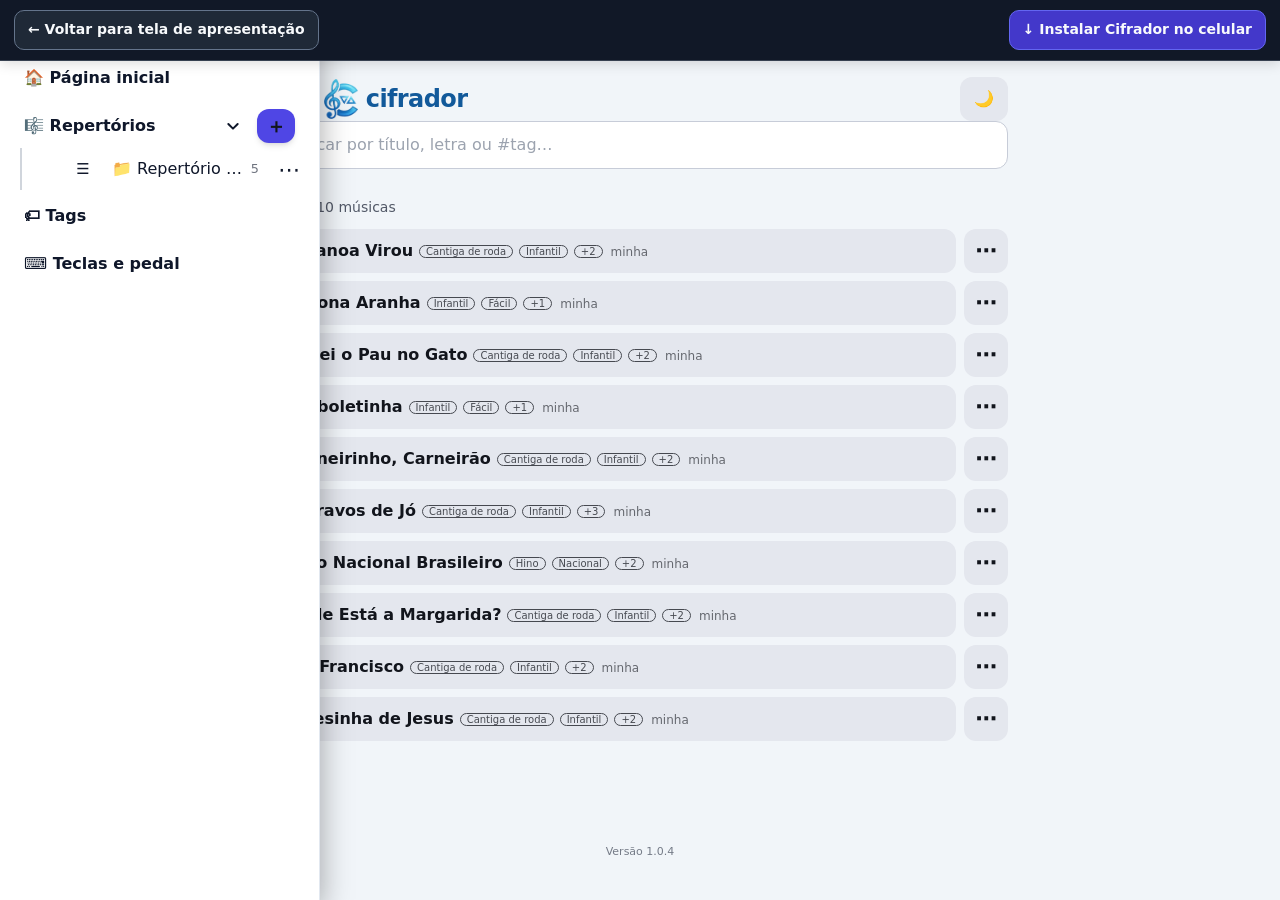
<file: demo/index.html>
<!DOCTYPE html><html lang="pt-BR"><head><meta charset="UTF-8"><meta name="viewport" content="width=device-width,initial-scale=1"><meta http-equiv="refresh" content="0;url=../app/?demo=1"><title>Abrindo demonstração — Cifrador</title></head><body><p>Abrindo a demonstração do Cifrador…</p><p><a href="../app/?demo=1">Clique aqui se a página não abrir automaticamente.</a></p><script>location.replace('../app/?demo=1');</script></body></html>
</file>
